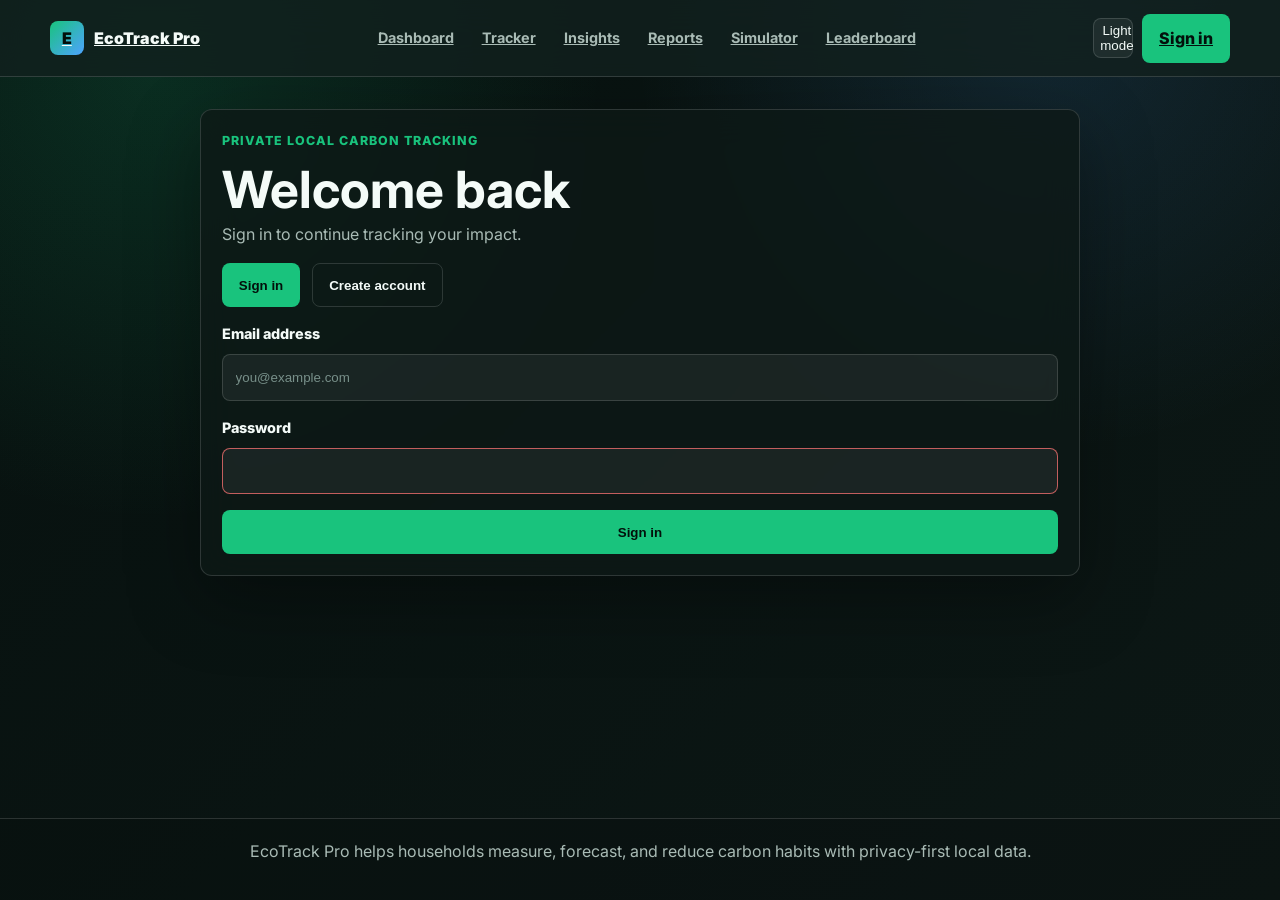
<file: auth.html>
<!DOCTYPE html>
<html lang="en" data-theme="dark">
<head>
  <meta charset="UTF-8">
  <meta name="viewport" content="width=device-width, initial-scale=1.0">
  <meta name="description" content="EcoTrack Pro — Sign in or create your private carbon intelligence account.">
  <title>EcoTrack Pro | Sign In</title>
  <link rel="stylesheet" href="css/styles.css">
  <script src="components/navbar.js" defer></script>
  <script src="components/footer.js" defer></script>
  <script src="js/engine.js" defer></script>
  <script src="js/ai.js" defer></script>
  <script src="js/predict.js" defer></script>
  <script src="js/data.js" defer></script>
  <script src="js/logic.js" defer></script>
  <script src="js/auth.js" defer></script>
  <script src="js/charts.js" defer></script>
  <script src="js/ui.js" defer></script>
  <script src="js/tests.js" defer></script>
</head>
<body data-page="auth">
  <app-navbar></app-navbar>
  <main class="container narrow" id="main">
    <section class="glass" aria-labelledby="authTitle">
      <p class="eyebrow">Private local carbon tracking</p>
      <h1 id="authTitle">Welcome back</h1>
      <p id="authSubtitle">Sign in to continue tracking your impact.</p>
      <div class="cluster mb" role="group" aria-label="Authentication mode selector">
        <button class="btn" type="button" data-auth-mode="login" aria-label="Switch to sign in mode">Sign in</button>
        <button class="btn btn-outline" type="button" data-auth-mode="signup" aria-label="Switch to create account mode">Create account</button>
      </div>

      <form id="loginForm" class="stack" novalidate aria-label="Sign in form">
        <div class="field">
          <label for="loginEmail">Email address</label>
          <input id="loginEmail" name="email" type="email" autocomplete="email" required aria-label="Email address for sign in" placeholder="you@example.com">
        </div>
        <div class="field">
          <label for="loginPassword">Password</label>
          <input id="loginPassword" name="password" type="password" autocomplete="current-password" required minlength="8" aria-label="Password for sign in">
        </div>
        <button class="btn btn-block" id="loginBtn" type="submit" aria-label="Submit sign in form">Sign in</button>
      </form>

      <form id="signupForm" class="stack hidden" novalidate aria-label="Create account form">
        <div class="field">
          <label for="signupName">Full name</label>
          <input id="signupName" name="name" type="text" autocomplete="name" required minlength="2" maxlength="80" aria-label="Full name for new account" placeholder="Eco User">
        </div>
        <div class="field">
          <label for="signupEmail">Email address</label>
          <input id="signupEmail" name="email" type="email" autocomplete="email" required aria-label="Email address for new account" placeholder="you@example.com">
        </div>
        <div class="field">
          <label for="signupPassword">Password</label>
          <input id="signupPassword" name="password" type="password" autocomplete="new-password" required minlength="8" aria-label="Password for new account">
          <span class="field-hint">Minimum 8 characters.</span>
        </div>
        <div class="field">
          <label for="signupConfirm">Confirm password</label>
          <input id="signupConfirm" name="confirm" type="password" autocomplete="new-password" required minlength="8" aria-label="Confirm password for new account">
        </div>
        <button class="btn btn-block" id="signupBtn" type="submit" aria-label="Submit create account form">Create account</button>
      </form>
    </section>
  </main>
  <app-footer></app-footer>
</body>
</html>
</file>
<file: css/styles.css>
@import url("https://fonts.googleapis.com/css2?family=Inter:wght@400;500;600;700;800&display=swap");

:root {
  --bg: #07110f;
  --bg-soft: #0c1715;
  --surface: rgba(13, 25, 22, 0.78);
  --surface-strong: rgba(18, 33, 30, 0.92);
  --border: rgba(255, 255, 255, 0.14);
  --text: #f4fbf8;
  --muted: #a9bbb5;
  --subtle: #78908a;
  --primary: #19c37d;
  --primary-strong: #0f9f66;
  --secondary: #4da3ff;
  --accent: #b072ff;
  --warning: #f5b84b;
  --danger: #ff6b6b;
  --success: #22c55e;
  --shadow: 0 24px 70px rgba(0, 0, 0, 0.34);
  --radius: 8px;
  --radius-lg: 12px;
  --focus: 0 0 0 3px rgba(25, 195, 125, 0.32);
}

[data-theme="light"] {
  --bg: #edf7f2;
  --bg-soft: #f8fbfa;
  --surface: rgba(255, 255, 255, 0.82);
  --surface-strong: rgba(255, 255, 255, 0.96);
  --border: rgba(20, 55, 45, 0.14);
  --text: #10201b;
  --muted: #4d655d;
  --subtle: #70877f;
  --primary: #087f5b;
  --primary-strong: #066448;
  --secondary: #1d70d8;
  --accent: #7c3aed;
  --warning: #a16207;
  --danger: #c24141;
  --shadow: 0 24px 55px rgba(17, 66, 49, 0.14);
}

* {
  box-sizing: border-box;
}

html {
  scroll-behavior: smooth;
}

body {
  margin: 0;
  min-height: 100vh;
  display: flex;
  flex-direction: column;
  font-family: Inter, system-ui, -apple-system, BlinkMacSystemFont, "Segoe UI", sans-serif;
  color: var(--text);
  background:
    radial-gradient(circle at 12% 8%, rgba(25, 195, 125, 0.16), transparent 28rem),
    radial-gradient(circle at 82% 4%, rgba(77, 163, 255, 0.13), transparent 26rem),
    linear-gradient(135deg, var(--bg), var(--bg-soft));
  line-height: 1.55;
}

:focus-visible {
  outline: none;
  box-shadow: var(--focus);
}

.chart-fallback {
  padding: 1rem;
  color: var(--muted);
  text-align: center;
}

.chart-box[aria-busy="true"] {
  opacity: 0.6;
  transition: opacity 200ms;
}

.skip-link {
  position: absolute;
  left: 1rem;
  top: -4rem;
  z-index: 2000;
  padding: 0.7rem 1rem;
  border-radius: var(--radius);
  background: var(--primary);
  color: #03100b;
  font-weight: 800;
}

.skip-link:focus {
  top: 1rem;
}

.container {
  width: min(1180px, calc(100% - 2rem));
  margin: 2rem auto;
  flex: 1;
}

.narrow {
  width: min(880px, calc(100% - 2rem));
}

.page-header {
  display: flex;
  align-items: flex-end;
  justify-content: space-between;
  gap: 1rem;
  margin-bottom: 1.25rem;
}

.eyebrow {
  color: var(--primary);
  font-size: 0.78rem;
  font-weight: 800;
  letter-spacing: 0.08em;
  text-transform: uppercase;
}

h1,
h2,
h3,
p {
  margin-top: 0;
}

h1 {
  max-width: 780px;
  margin-bottom: 0.45rem;
  font-size: clamp(2rem, 4vw, 4.3rem);
  line-height: 1.02;
  letter-spacing: 0;
}

h2 {
  margin-bottom: 0.55rem;
  font-size: clamp(1.55rem, 2.5vw, 2.25rem);
  letter-spacing: 0;
}

h3 {
  margin-bottom: 0.65rem;
  font-size: 1.08rem;
  letter-spacing: 0;
}

p {
  color: var(--muted);
}

main {
  animation: fade-in 0.36s ease-out;
}

@keyframes fade-in {
  from {
    opacity: 0;
    transform: translateY(10px);
  }
  to {
    opacity: 1;
    transform: translateY(0);
  }
}

nav {
  position: sticky;
  top: 0;
  z-index: 1000;
  display: flex;
  align-items: center;
  justify-content: space-between;
  gap: 1rem;
  min-height: 72px;
  padding: 0.85rem max(1rem, calc((100vw - 1180px) / 2));
  background: color-mix(in srgb, var(--surface-strong) 88%, transparent);
  border-bottom: 1px solid var(--border);
  backdrop-filter: blur(18px);
}

.brand {
  display: inline-flex;
  align-items: center;
  gap: 0.65rem;
  font-weight: 900;
  color: var(--text);
}

.brand-mark {
  width: 2.1rem;
  height: 2.1rem;
  display: grid;
  place-items: center;
  border-radius: var(--radius);
  background: linear-gradient(135deg, var(--primary), var(--secondary));
  color: #03100b;
  font-weight: 900;
}

.nav-links {
  display: flex;
  align-items: center;
  gap: 0.25rem;
  padding: 0;
  margin: 0;
  list-style: none;
}

.nav-links a,
.mobile-nav a {
  display: inline-flex;
  align-items: center;
  min-height: 2.5rem;
  padding: 0.55rem 0.75rem;
  border-radius: var(--radius);
  color: var(--muted);
  font-weight: 700;
  font-size: 0.9rem;
}

.nav-links a:hover,
.nav-links a.active,
.mobile-nav a:hover,
.mobile-nav a.active {
  color: var(--text);
  background: rgba(25, 195, 125, 0.14);
}

.nav-actions {
  display: flex;
  align-items: center;
  gap: 0.55rem;
}

.icon-btn,
.theme-toggle,
.logout-btn,
.menu-toggle {
  width: 2.5rem;
  height: 2.5rem;
  display: inline-grid;
  place-items: center;
  border: 1px solid var(--border);
  border-radius: var(--radius);
  color: var(--text);
  background: rgba(255, 255, 255, 0.06);
}

.menu-toggle {
  display: none;
}

.mobile-nav {
  display: none;
  position: fixed;
  inset: 72px 0 auto 0;
  z-index: 999;
  padding: 0.75rem 1rem 1rem;
  background: var(--surface-strong);
  border-bottom: 1px solid var(--border);
}

.mobile-nav.open {
  display: grid;
  gap: 0.25rem;
}

.avatar-mini,
.avatar-lg {
  display: grid;
  place-items: center;
  border-radius: 999px;
  background: linear-gradient(135deg, var(--primary), var(--secondary));
  color: #03100b;
  font-weight: 900;
}

.avatar-mini {
  width: 2.5rem;
  height: 2.5rem;
}

.avatar-lg {
  width: 5.5rem;
  height: 5.5rem;
  color: #fff;
  font-size: 2.2rem;
}

.glass,
.card {
  background: var(--surface);
  border: 1px solid var(--border);
  border-radius: var(--radius-lg);
  box-shadow: var(--shadow);
  backdrop-filter: blur(18px);
  transition: transform 250ms ease, box-shadow 250ms ease;
}

.glass:hover,
.card:hover {
  transform: translateY(-2px);
  box-shadow: 0 28px 75px rgba(0, 0, 0, 0.4);
}

.glass {
  padding: 1.3rem;
}

.hero {
  display: grid;
  grid-template-columns: minmax(0, 1.25fr) minmax(320px, 0.75fr);
  gap: 1.25rem;
  align-items: stretch;
  min-height: calc(100vh - 180px);
}

.hero-copy {
  display: flex;
  flex-direction: column;
  justify-content: center;
  padding: clamp(1.25rem, 3.5vw, 3rem);
}

.hero-visual {
  min-height: 430px;
  overflow: hidden;
  position: relative;
  background:
    linear-gradient(160deg, rgba(25, 195, 125, 0.25), rgba(77, 163, 255, 0.13)),
    var(--surface);
}

.city-grid {
  position: absolute;
  inset: auto 6% 9% 6%;
  display: grid;
  grid-template-columns: repeat(7, 1fr);
  gap: 0.65rem;
  align-items: end;
}

.tower {
  border: 1px solid rgba(255, 255, 255, 0.16);
  border-radius: var(--radius) var(--radius) 0 0;
  background: linear-gradient(180deg, rgba(255, 255, 255, 0.2), rgba(25, 195, 125, 0.2));
}

.tower:nth-child(1) { height: 110px; }
.tower:nth-child(2) { height: 170px; }
.tower:nth-child(3) { height: 135px; }
.tower:nth-child(4) { height: 235px; }
.tower:nth-child(5) { height: 155px; }
.tower:nth-child(6) { height: 200px; }
.tower:nth-child(7) { height: 125px; }

.orbital-stat {
  position: absolute;
  left: 1.25rem;
  right: 1.25rem;
  top: 1.25rem;
  padding: 1rem;
  border-radius: var(--radius-lg);
  background: rgba(0, 0, 0, 0.2);
  border: 1px solid var(--border);
}

.grid {
  display: grid;
  gap: 1rem;
}

.grid-2 {
  grid-template-columns: repeat(2, minmax(0, 1fr));
}

.grid-3 {
  grid-template-columns: repeat(3, minmax(0, 1fr));
}

.grid-4 {
  grid-template-columns: repeat(4, minmax(0, 1fr));
}

.span-2 {
  grid-column: span 2;
}

.stack {
  display: grid;
  gap: 1rem;
}

.cluster {
  display: flex;
  align-items: center;
  gap: 0.75rem;
  flex-wrap: wrap;
}

.between {
  display: flex;
  align-items: center;
  justify-content: space-between;
  gap: 1rem;
}

.btn {
  min-height: 2.75rem;
  display: inline-flex;
  align-items: center;
  justify-content: center;
  gap: 0.5rem;
  padding: 0.7rem 1rem;
  border: 1px solid transparent;
  border-radius: var(--radius);
  font-weight: 800;
  color: #03100b;
  background: var(--primary);
}

.btn:hover {
  transform: translateY(-1px);
}

.btn-secondary {
  color: #fff;
  background: var(--secondary);
}

.btn-outline {
  color: var(--text);
  background: transparent;
  border-color: var(--border);
}

.btn-danger {
  color: #fff;
  background: var(--danger);
}

.btn-block {
  width: 100%;
}

.btn:disabled {
  cursor: wait;
  opacity: 0.68;
}

label {
  display: block;
  margin-bottom: 0.4rem;
  color: var(--text);
  font-weight: 800;
  font-size: 0.9rem;
}

input,
select {
  width: 100%;
  min-height: 2.9rem;
  padding: 0.7rem 0.8rem;
  border: 1px solid var(--border);
  border-radius: var(--radius);
  color: var(--text);
  background: rgba(255, 255, 255, 0.06);
}

input::placeholder {
  color: var(--subtle);
}

input:invalid:not(:placeholder-shown),
select:invalid {
  border-color: color-mix(in srgb, var(--danger) 70%, var(--border));
}

.field {
  display: grid;
  gap: 0.15rem;
}

.field-hint {
  color: var(--subtle);
  font-size: 0.8rem;
}

.metric {
  padding: 1rem;
}

.metric-label {
  color: var(--muted);
  font-size: 0.78rem;
  font-weight: 800;
  letter-spacing: 0.08em;
  text-transform: uppercase;
}

.metric-value {
  margin-top: 0.35rem;
  color: var(--text);
  font-size: clamp(1.7rem, 4vw, 2.45rem);
  font-weight: 900;
}

.chart-box {
  position: relative;
  height: 315px;
}

@media (max-width: 640px) {
  .chart-box { height: 220px; }
  .chart-box.sm { height: 200px; }
}

.chart-box.sm {
  height: 250px;
}

.table-wrap {
  overflow-x: auto;
}

table {
  width: 100%;
  border-collapse: collapse;
}

th,
td {
  padding: 0.9rem 0.75rem;
  border-bottom: 1px solid var(--border);
  text-align: left;
  white-space: nowrap;
}

th {
  color: var(--muted);
  font-size: 0.78rem;
  letter-spacing: 0.06em;
  text-transform: uppercase;
}

.chip {
  display: inline-flex;
  align-items: center;
  gap: 0.4rem;
  min-height: 1.85rem;
  padding: 0.25rem 0.65rem;
  border: 1px solid var(--border);
  border-radius: 999px;
  color: var(--text);
  background: rgba(255, 255, 255, 0.06);
  font-weight: 800;
  font-size: 0.82rem;
}

.chip.good {
  color: var(--primary);
  background: rgba(25, 195, 125, 0.12);
}

.chip.warn {
  color: var(--warning);
  background: rgba(245, 184, 75, 0.12);
}

.chip.bad {
  color: var(--danger);
  background: rgba(255, 107, 107, 0.12);
}

.insight-card,
.leaderboard-row,
.comparison-row,
.badge-card {
  padding: 1rem;
  border: 1px solid var(--border);
  border-radius: var(--radius);
  background: rgba(255, 255, 255, 0.055);
  transition: transform 200ms ease, background 200ms ease;
}

.insight-card:hover,
.leaderboard-row:hover,
.comparison-row:hover,
.badge-card:hover {
  transform: translateY(-2px);
  background: rgba(255, 255, 255, 0.08);
}

.insight-card {
  display: grid;
  grid-template-columns: auto 1fr;
  gap: 0.85rem;
}

.insight-icon {
  width: 2.75rem;
  height: 2.75rem;
  display: grid;
  place-items: center;
  border-radius: var(--radius);
  color: #03100b;
  background: var(--primary);
  font-weight: 900;
}

.tips {
  padding-left: 1.1rem;
  margin: 0.7rem 0 0;
  color: var(--muted);
}

.tips li + li {
  margin-top: 0.35rem;
}

.leaderboard-row {
  display: grid;
  grid-template-columns: 3rem 2.7rem 1fr auto;
  gap: 0.8rem;
  align-items: center;
  margin-bottom: 0.7rem;
}

.leaderboard-row.current {
  border-color: rgba(25, 195, 125, 0.5);
  background: rgba(25, 195, 125, 0.12);
}

.rank {
  color: var(--muted);
  font-weight: 900;
}

.rank.top {
  color: var(--warning);
}

.podium {
  display: grid;
  grid-template-columns: repeat(3, minmax(0, 1fr));
  align-items: end;
  gap: 0.8rem;
  min-height: 210px;
}

.podium-place {
  display: grid;
  gap: 0.5rem;
  justify-items: center;
}

.podium-block {
  width: 100%;
  display: grid;
  place-items: center;
  border-radius: var(--radius) var(--radius) 0 0;
  border: 1px solid var(--border);
  background: linear-gradient(180deg, rgba(245, 184, 75, 0.25), rgba(255, 255, 255, 0.04));
  font-weight: 900;
}

.slider-row {
  display: grid;
  gap: 0.45rem;
  margin-bottom: 1.1rem;
}

input[type="range"] {
  accent-color: var(--primary);
}

.comparison-row {
  display: flex;
  justify-content: space-between;
  gap: 0.9rem;
}

.before {
  color: var(--danger);
  font-weight: 900;
}

.after {
  color: var(--primary);
  font-weight: 900;
}

.score-ring {
  width: 8rem;
  height: 8rem;
  display: grid;
  place-items: center;
  border-radius: 999px;
  background: conic-gradient(var(--primary) var(--score, 50%), rgba(255, 255, 255, 0.1) 0);
}

.score-ring span {
  width: 6.4rem;
  height: 6.4rem;
  display: grid;
  place-items: center;
  border-radius: 999px;
  background: var(--surface-strong);
  font-size: 1.8rem;
  font-weight: 900;
}

.toast-wrap {
  position: fixed;
  right: 1rem;
  bottom: 1rem;
  z-index: 3000;
  display: grid;
  gap: 0.7rem;
  width: min(360px, calc(100vw - 2rem));
}

.toast {
  padding: 0.9rem 1rem;
  border: 1px solid var(--border);
  border-left: 4px solid var(--secondary);
  border-radius: var(--radius);
  background: var(--surface-strong);
  box-shadow: var(--shadow);
}

.toast.success { border-left-color: var(--success); }
.toast.error { border-left-color: var(--danger); }
.toast.warning { border-left-color: var(--warning); }

.loader {
  width: 1rem;
  height: 1rem;
  display: inline-block;
  border: 2px solid rgba(255, 255, 255, 0.28);
  border-top-color: currentColor;
  border-radius: 999px;
  animation: spin 0.8s linear infinite;
}

@keyframes spin {
  to { transform: rotate(360deg); }
}

.muted { color: var(--muted); }
.subtle { color: var(--subtle); }
.primary { color: var(--primary); }
.secondary { color: var(--secondary); }
.warning { color: var(--warning); }
.danger { color: var(--danger); }
.right { text-align: right; }
.center { text-align: center; }
.mt { margin-top: 1rem; }
.mb { margin-bottom: 1rem; }
.hidden { display: none !important; }
.full { width: 100%; }

footer {
  margin-top: auto;
  padding: 1.25rem 1rem;
  color: var(--muted);
  text-align: center;
  border-top: 1px solid var(--border);
  background: rgba(0, 0, 0, 0.12);
}

@media (prefers-reduced-motion: reduce) {
  *,
  *::before,
  *::after {
    scroll-behavior: auto !important;
    animation-duration: 0.01ms !important;
    animation-iteration-count: 1 !important;
    transition-duration: 0.01ms !important;
  }
}

@media (max-width: 980px) {
  .hero,
  .grid-2,
  .grid-3,
  .grid-4 {
    grid-template-columns: 1fr;
  }

  .span-2 {
    grid-column: auto;
  }

  .nav-links {
    display: none;
  }

  .menu-toggle {
    display: inline-grid;
  }

  .page-header,
  .between {
    align-items: flex-start;
    flex-direction: column;
  }

  .hero {
    min-height: auto;
  }
}

@media (max-width: 640px) {
  .container {
    width: min(100% - 1rem, 1180px);
    margin-top: 1rem;
  }

  nav {
    min-height: 66px;
  }

  .mobile-nav {
    top: 66px;
  }

  .brand span:last-child {
    display: none;
  }

  .leaderboard-row {
    grid-template-columns: 2.4rem 2.5rem 1fr;
  }

  .leaderboard-row .right {
    grid-column: 1 / -1;
    text-align: left;
  }

  .podium {
    gap: 0.45rem;
  }
}

@media print {
  nav,
  app-footer,
  .no-print {
    display: none !important;
  }

  body {
    background: #fff;
    color: #111;
  }

  .glass {
    box-shadow: none;
    border-color: #ddd;
  }
}

/* Badge icon */
.badge-icon {
  font-size: 2rem;
  margin: 0.5rem 0;
  display: block;
}

.badge-card {
  display: grid;
  gap: 0.35rem;
  padding: 1.1rem;
  border: 1px solid var(--border);
  border-radius: var(--radius);
  background: rgba(255, 255, 255, 0.055);
  transition: transform 200ms ease, background 200ms ease;
}

.badge-card:hover {
  transform: translateY(-2px);
  background: rgba(255, 255, 255, 0.09);
}

/* Offset module accent */
.offset-module {
  border-color: rgba(25, 195, 125, 0.35);
  background: linear-gradient(
    135deg,
    rgba(25, 195, 125, 0.09),
    var(--surface)
  );
}

/* Confidence chips */
.chip.low { color: var(--danger); background: rgba(255, 107, 107, 0.12); }
.chip.medium { color: var(--warning); background: rgba(245, 184, 75, 0.12); }
.chip.high { color: var(--primary); background: rgba(25, 195, 125, 0.12); }

/* WCAG-compliant focus rings */
a:focus-visible,
button:focus-visible,
input:focus-visible,
select:focus-visible,
[tabindex]:focus-visible {
  outline: 2px solid var(--primary);
  outline-offset: 2px;
  box-shadow: 0 0 0 4px rgba(25, 195, 125, 0.25);
}

/* Trend chip inline on insights header */
#trendIndicator {
  font-size: 0.85rem;
  transition: background 300ms ease;
}
</file>
